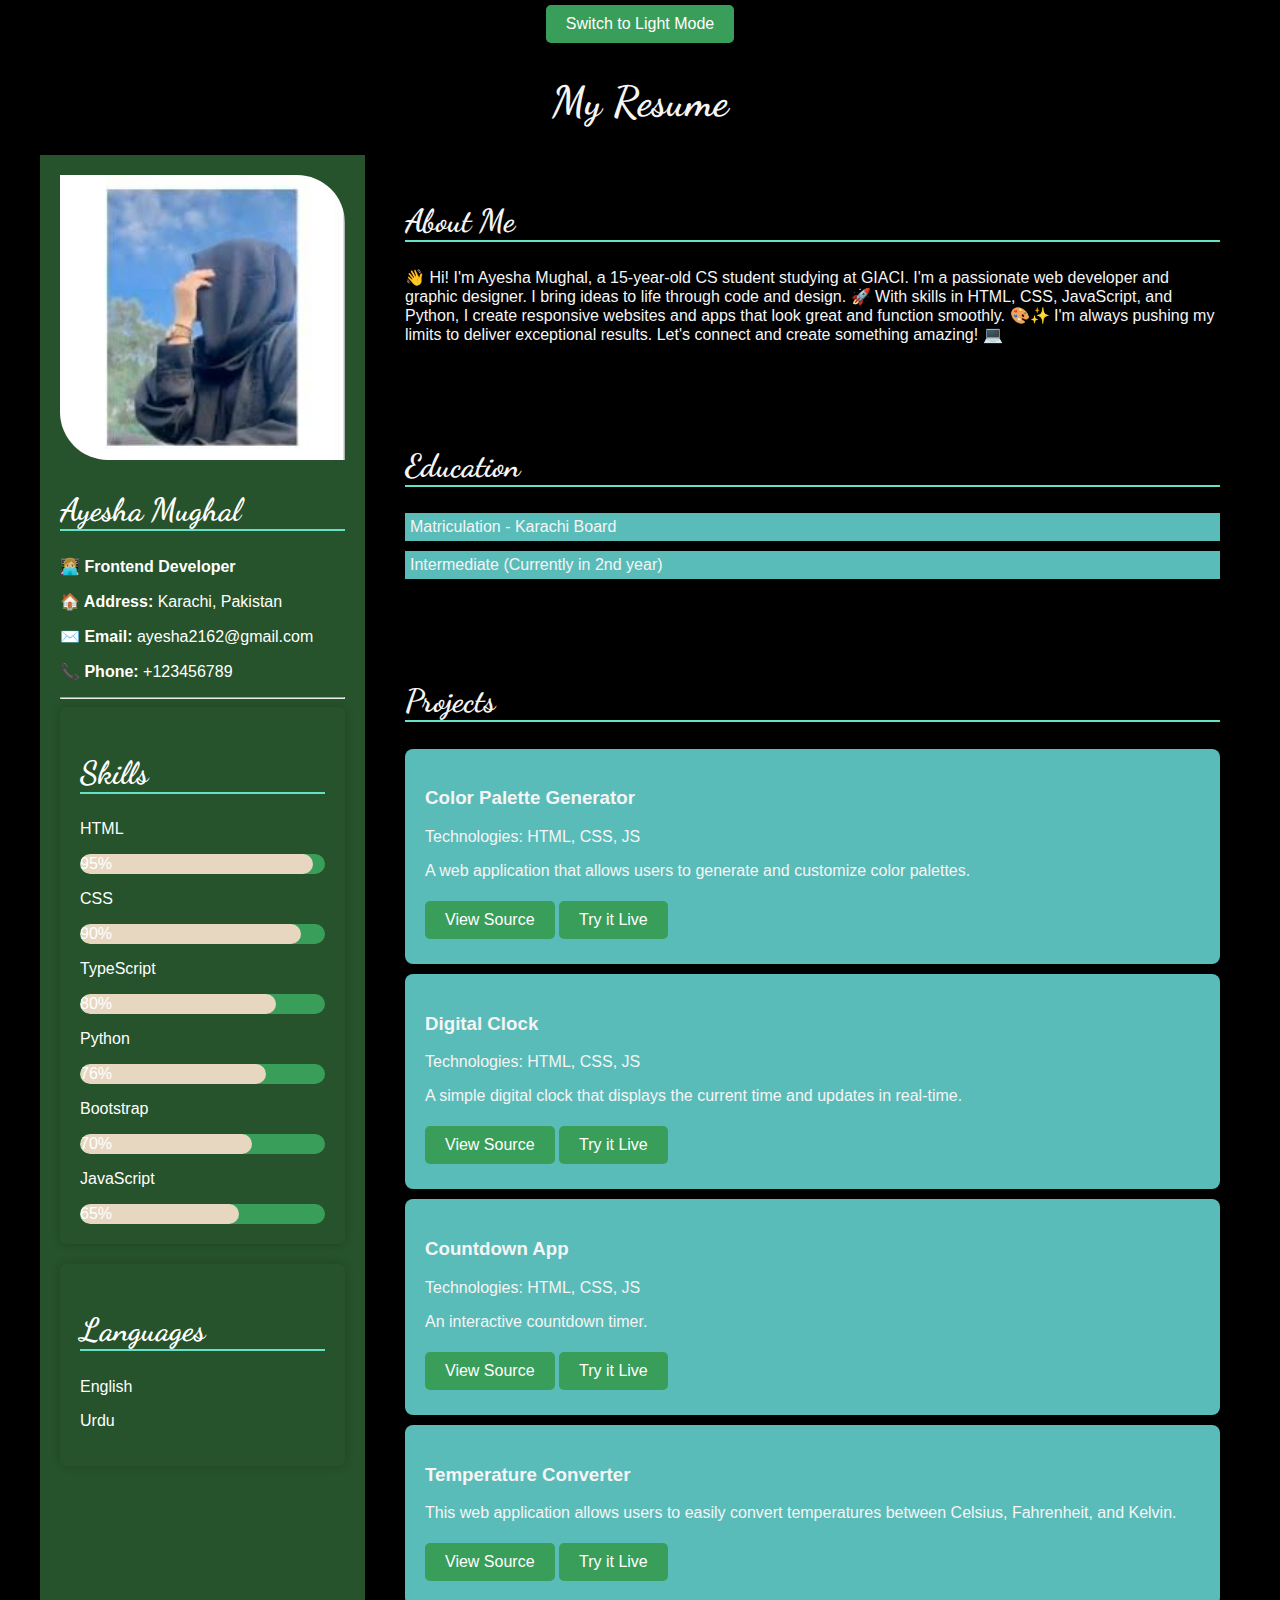
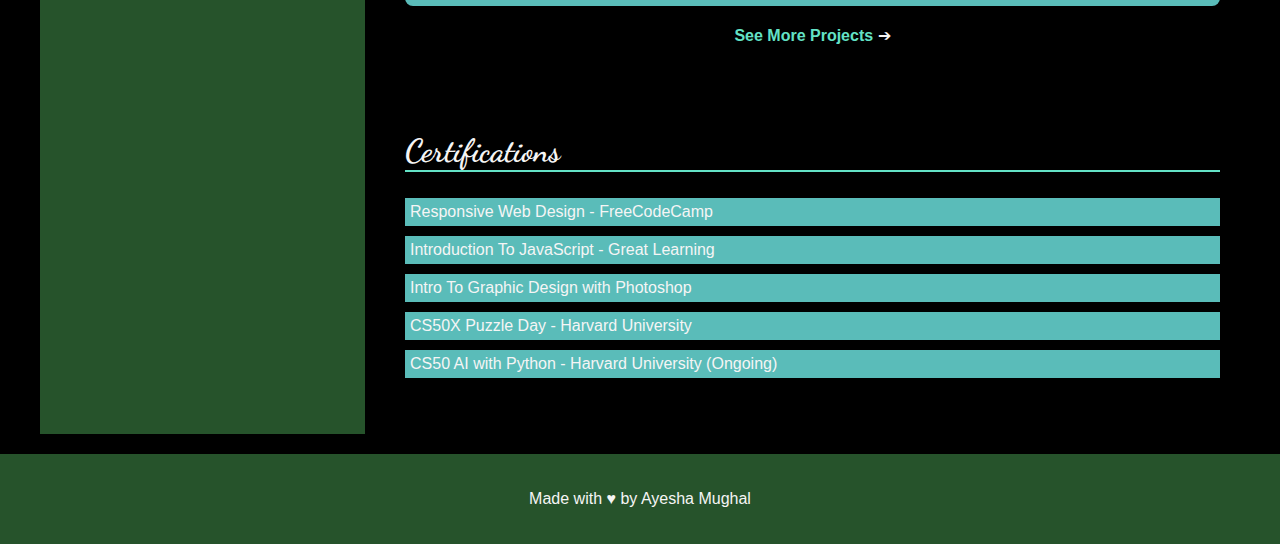
<file: Ayesha's resume/index.html>
<!DOCTYPE html>
<html lang="en">
<head>
  <meta charset="UTF-8">
  <meta name="viewport" content="width=device-width, initial-scale=1.0">
  <title>Resume - Ayesha Mughal</title>
  <link rel="stylesheet" href="styles.css">
</head>
<body>
  <div class="theme-toggle">
    <button id="theme-toggle-btn">Toggle Dark/Light Mode</button>
  </div>
<h1>My Resume</h1>
  <div class="container">
    <aside class="sidebar">
      <img src="dp.jpg" alt="Ayesha Mughal" class="profile-img">
      <h2>Ayesha Mughal</h2>
      <p><strong>👩🏼‍💻 Frontend Developer</strong></p>
      <p><strong>🏠 Address:</strong> Karachi, Pakistan</p>
      <p><strong>✉️ Email:</strong> ayesha2162@gmail.com</p>
      <p><strong>📞 Phone:</strong> +123456789</p>
      <hr>
      <section id="skills">
        <h2>Skills</h2>
        <div class="skill">
          <p class="skill-label">HTML</p>
          <div class="skill-container">
            <div class="skills html">95%</div>
          </div>
        </div>
        <div class="skill">
          <p class="skill-label">CSS</p>
          <div class="skill-container">
            <div class="skills css">90%</div>
          </div>
        </div>
        <div class="skill">
          <p class="skill-label">TypeScript</p>
          <div class="skill-container">
            <div class="skills ts">80%</div>
          </div>
        </div>
        <div class="skill">
          <p class="skill-label">Python</p>
          <div class="skill-container">
            <div class="skills python">76%</div>
          </div>
        </div>
        <div class="skill">
          <p class="skill-label">Bootstrap</p>
          <div class="skill-container">
            <div class="skills BS">70%</div>
          </div>
        </div>
        <div class="skill">
          <p class="skill-label">JavaScript</p>
          <div class="skill-container">
            <div class="skills js">65%</div>
          </div>
        </div>
        
      </section>
      
      <section id="languages">
        <h2>Languages</h2>
        <p class="language">English</p>
        <p class="language">Urdu</p>
      </section>
    </aside>
    
    <div class="main-content">
      <section class="fade-in">
        <h2>About Me</h2>
        <p>👋 Hi! I'm Ayesha Mughal, a 15-year-old CS student studying at GIACI. I'm a passionate web developer and graphic designer. I bring ideas to life through code and design. 🚀 With skills in HTML, CSS, JavaScript, and Python, I create responsive websites and apps that look great and function smoothly. 🎨✨ I'm always pushing my limits to deliver exceptional results. Let's connect and create something amazing! 💻</p>
      </section>
      
      <section class="fade-in">
        <h2>Education</h2>
        <ul>
            <li>Matriculation - Karachi Board</li>
            <li>Intermediate (Currently in 2nd year)</li>
        </ul>
      </section>
      
      <section class="fade-in">
        <h2>Projects</h2>
        <div class="timeline">
            <div class="timeline-item">
                <div class="project-content">
                    <h3>Color Palette Generator</h3>
                    <p>Technologies: HTML, CSS, JS</p>
                    <p>A web application that allows users to generate and customize color palettes.</p>
                    <a href="https://github.com/CodeVoyager007/Color-Palette-Generator" class="button" target="_blank">View Source</a>
                    <a href="https://codevoyager007.github.io/Color-Palette-Generator/" class="button" target="_blank">Try it Live</a>
                </div>
            </div>
            <div class="timeline-item">
                <div class="project-content">
                    <h3>Digital Clock</h3>
                    <p>Technologies: HTML, CSS, JS</p>
                    <p>A simple digital clock that displays the current time and updates in real-time.</p>
                    <a href="https://github.com/CodeVoyager007/Digital-Clock" class="button" target="_blank">View Source</a>
                    <a href="https://codevoyager007.github.io/Digital-Clock/" class="button" target="_blank">Try it Live</a>
                </div>
            </div>
            <div class="timeline-item">
                <div class="project-content">
                    <h3>Countdown App</h3>
                    <p>Technologies: HTML, CSS, JS</p>
                    <p>An interactive countdown timer.</p>
                    <a href="https://github.com/CodeVoyager007/Countdown-App" class="button" target="_blank">View Source</a>
                    <a href="https://countdown-app-coral.vercel.app/" class="button" target="_blank">Try it Live</a>
                </div>
            </div>
            <div class="timeline-item">
                <div class="project-content">
                    <h3>Temperature Converter</h3>
                    <p>This web application allows users to easily convert temperatures between Celsius, Fahrenheit, and Kelvin.</p>
                    <a href="https://github.com/CodeVoyager007/Temperature-Converter" class="button" target="_blank">View Source</a>
                    <a href="https://codevoyager007.github.io/Temperature-Converter/" class="button" target="_blank">Try it Live</a>
                </div>
            </div>
        </div>
        <div class="see-more-projects">
            <a href="https://github.com/CodeVoyager007" target="_blank">See More Projects</a> ➔
        </div>
    </section>
    
      
      <section class="fade-in">
        <h2>Certifications</h2>
        <ul>
          <li>Responsive Web Design - FreeCodeCamp</li>
          <li>Introduction To JavaScript - Great Learning</li>
          <li>Intro To Graphic Design with Photoshop</li>
          <li>CS50X Puzzle Day - Harvard University</li>
          <li>CS50 AI with Python - Harvard University (Ongoing)</li>
        </ul>
      </section>
      
    </div>
  </div>
  <footer>
    <p>Made with <span class="heart">♥</span> by Ayesha Mughal</p>
  </footer>
  <script src="index.js"></script>
</body>
</html>
</file>
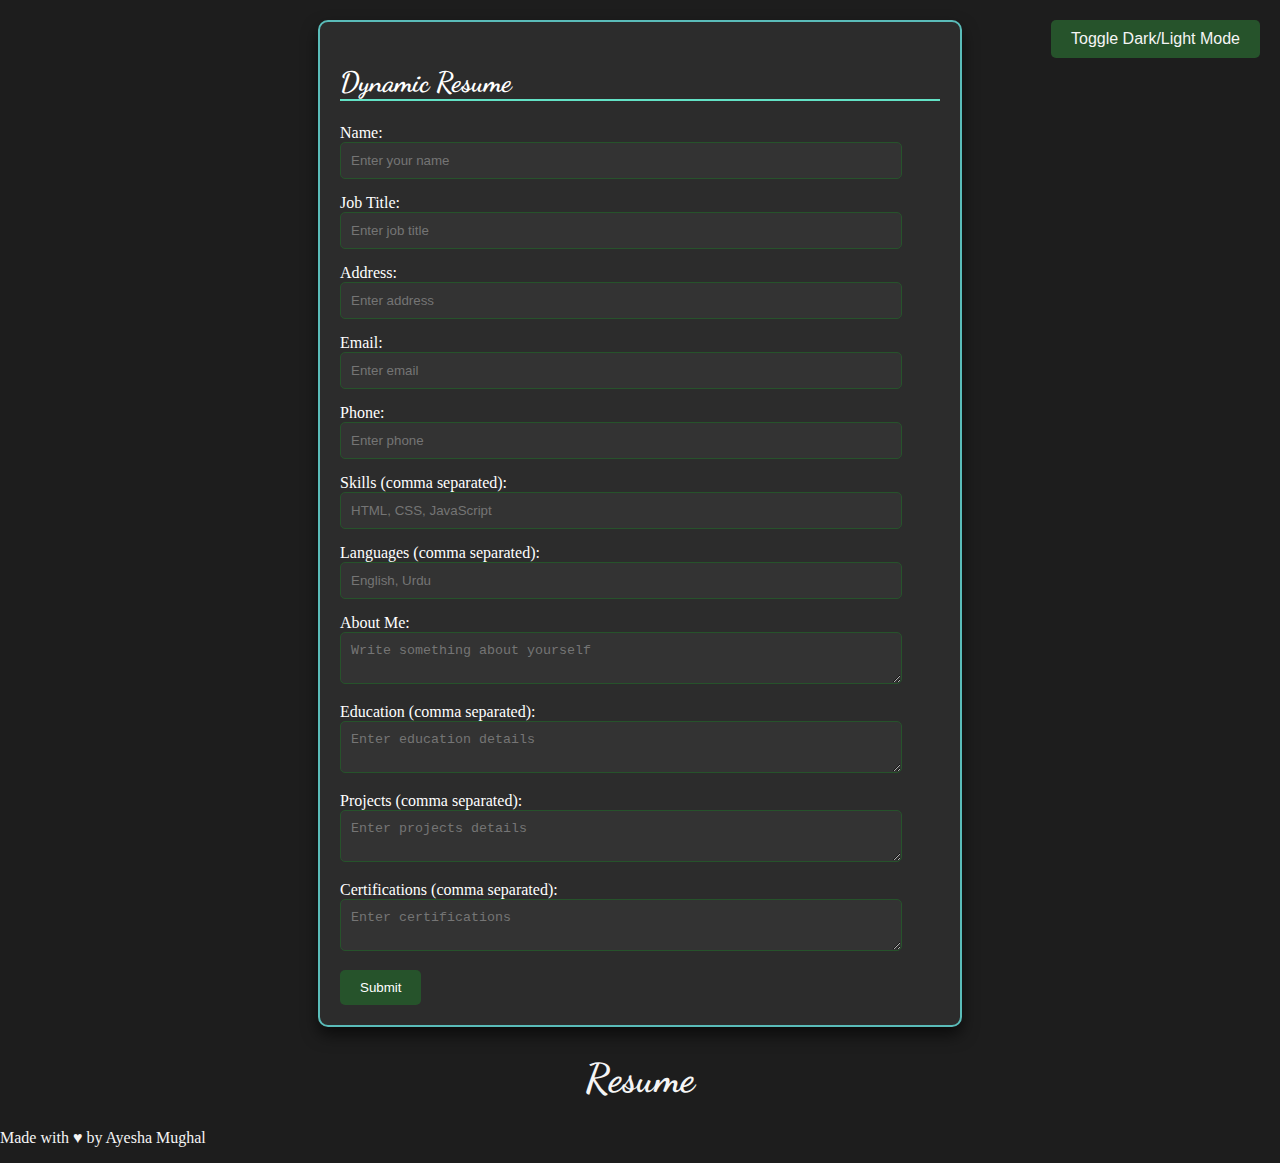
<file: Dynamic Resume/index.html>
<!DOCTYPE html>
<html lang="en">
<head>
    <meta charset="UTF-8">
    <meta name="viewport" content="width=device-width, initial-scale=1.0">
    <title>Resume - Ayesha Mughal</title>
    <link rel="stylesheet" href="styles.css">
</head>
<body>
    <!-- Theme Toggle Button -->
    <div class="theme-toggle">
        <button id="theme-toggle-btn">Toggle Dark/Light Mode</button>
    </div>

    <!-- Resume Container -->
    <div class="resume-container">
        <!-- Form for editing the resume -->
        <div class="resume-editor">
            <h2>Dynamic Resume</h2>
            <form id="resumeForm">
                <!-- Personal Information -->
                <label for="nameInput">Name:</label>
                <input type="text" id="nameInput" placeholder="Enter your name"><br/>

                <label for="jobTitleInput">Job Title:</label>
                <input type="text" id="jobTitleInput" placeholder="Enter job title"><br/>

                <label for="addressInput">Address:</label>
                <input type="text" id="addressInput" placeholder="Enter address"><br/>

                <label for="emailInput">Email:</label>
                <input type="text" id="emailInput" placeholder="Enter email"><br/>

                <label for="phoneInput">Phone:</label>
                <input type="text" id="phoneInput" placeholder="Enter phone"><br/>

                <!-- Skills Section -->
                <label for="skillsInput">Skills (comma separated):</label>
                <input type="text" id="skillsInput" placeholder="HTML, CSS, JavaScript"><br/>

                <!-- Languages Section -->
                <label for="languagesInput">Languages (comma separated):</label>
                <input type="text" id="languagesInput" placeholder="English, Urdu"><br/>

                <!-- About Me Section -->
                <label for="aboutMeInput">About Me:</label>
                <textarea id="aboutMeInput" placeholder="Write something about yourself"></textarea><br/>

                <!-- Education Section -->
                <label for="educationInput">Education (comma separated):</label>
                <textarea id="educationInput" placeholder="Enter education details"></textarea><br/>

                <!-- Projects Section -->
                <label for="projectsInput">Projects (comma separated):</label>
                <textarea id="projectsInput" placeholder="Enter projects details"></textarea><br/>

                <!-- Certifications Section -->
                <label for="certificationsInput">Certifications (comma separated):</label>
                <textarea id="certificationsInput" placeholder="Enter certifications"></textarea><br/>

                <!-- Submit Button -->
                <button type="button" onclick="showResume()">Submit</button>
            </form>
        </div>

        <!-- Resume Section (Hidden until submit) -->
         <h1>Resume</h1>
        <div id="resume-section">
            <aside class="sidebar">
                <!-- Profile Image Upload -->
                <div>
                    <input type="file" id="profile-img-input" accept="image/*" />
                    <img id="profile-img" class="profile-img" src="dp.jpg" alt="Profile Image" />
                </div>

                <div id="name-display">Ayesha Mughal</div>
                <div id="job-title-display">👨🏻‍💻Front-end developer</div>
                <p><strong>🏠 Address:</strong> <span id="resume-address">Karachi, Pakistan</span></p>
                <p><strong>✉️ Email:</strong> <span id="resume-email">ayesha2162@gmail.com</span></p>
                <p><strong>📞 Phone:</strong> <span id="resume-phone">+123456789</span></p>

                <hr>
                <!-- Skills Section -->
                <section id="skills">
                    <h2>Skills</h2>
                </section>

                <!-- Languages Section -->
                <section id="languages">
                    <h2>Languages</h2>
                </section>
            </aside>

            <div class="main-content">
                <!-- About Me Section -->
                <section>
                    <h2>About Me</h2>
                    <p id="about-me">👋 Hi! I'm Ayesha Mughal, a 15-year-old CS student...</p>
                </section>

                <!-- Education Section -->
                <section>
                    <h2>Education</h2>
                    <ul id="education">
                        <li>Matriculation - Karachi Board</li>
                        <li>Intermediate (Currently in 2nd year)</li>
                    </ul>
                </section>

                <!-- Projects Section -->
                <section>
                    <h2>Projects</h2>
                    <div class="timeline">
                        <!-- Projects will be dynamically updated here -->
                    </div>
                </section>

                <!-- Certifications Section -->
                <section>
                    <h2>Certifications</h2>
                    <ul id="certifications">
                        <!-- Certifications will be dynamically updated here -->
                    </ul>
                </section>
            </div>
        </div>
    </div>

    <footer>
        <p>Made with <span class="heart">♥</span> by Ayesha Mughal</p>
    </footer>

    <!-- TypeScript file link (after compilation, use the JS version) -->
    <script src="index.js"></script>
</body>
</html>
</file>
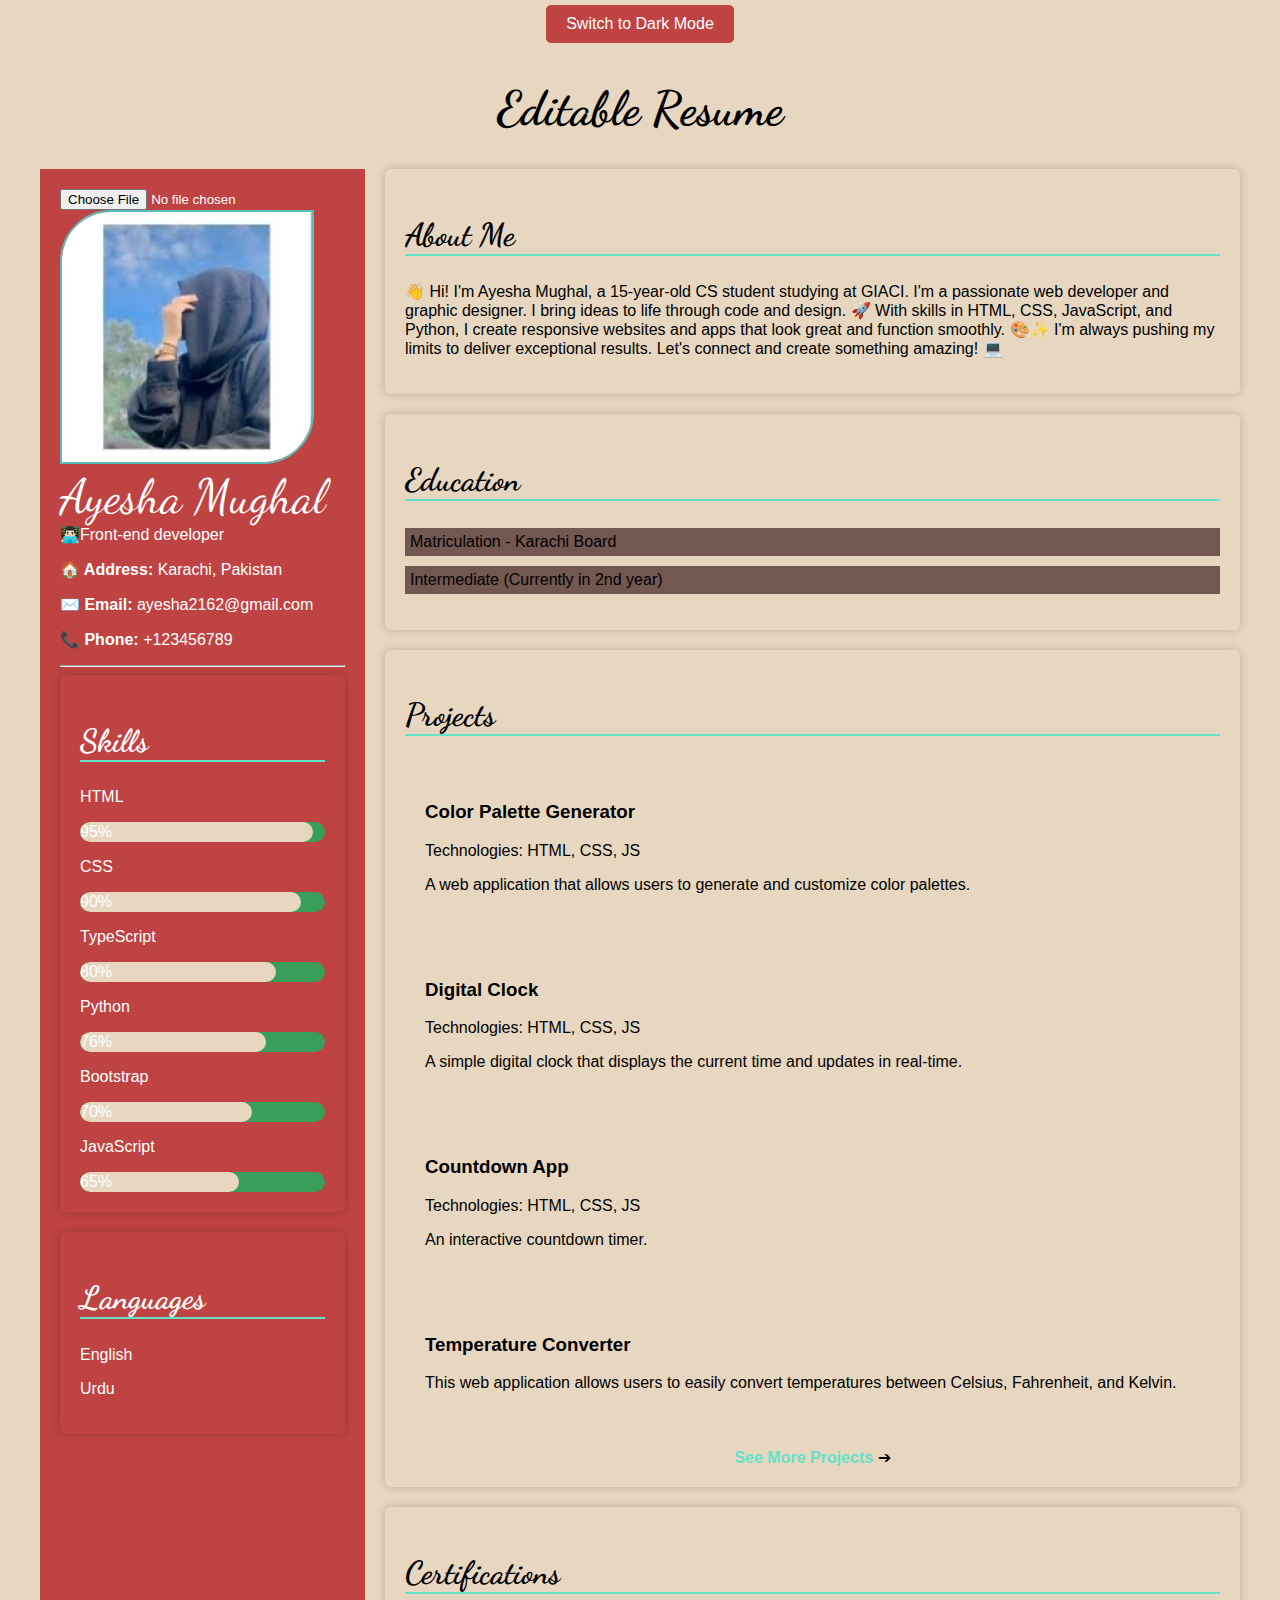
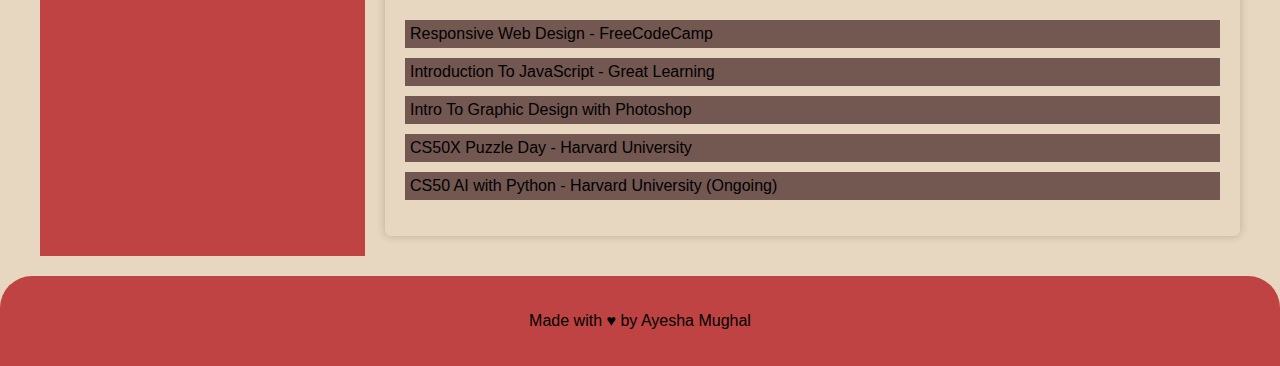
<file: Editable Resume/index.html>
<!DOCTYPE html>
<html lang="en">
<head>
    <meta charset="UTF-8">
    <meta name="viewport" content="width=device-width, initial-scale=1.0">
    <title>Resume - Ayesha Mughal</title>
    <link rel="stylesheet" href="styles.css">
</head>
<body>
    <div class="theme-toggle">
        <button id="theme-toggle-btn">Toggle Dark/Light Mode</button>
    </div>
    <h1>Editable Resume</h1>
    <div class="container">
        <aside class="sidebar">
            <div>
                <input type="file" id="profile-img-input" accept="image/*" />
                <img id="profile-img" class="profile-img" src="dp.jpg" alt="Profile Image" />
              </div>
            <div class="section-display" contenteditable="true" id="name-display">Ayesha Mughal</div>
            <div class="section-display" contenteditable="true" id="job-title-display">👨🏻‍💻Front-end developer</div>
            <p><strong>🏠 Address:</strong> <span id="resume-address" contenteditable="true">Karachi, Pakistan</span></p>
            <p><strong>✉️ Email:</strong> <span id="resume-email" contenteditable="true">ayesha2162@gmail.com</span></p>
            <p><strong>📞 Phone:</strong> <span id="resume-phone" contenteditable="true">+123456789</span></p>
            <hr>
            <section id="skills">
                <h2>Skills</h2>
                <div class="skill" contenteditable="true">
                    <p class="skill-label">HTML</p>
                    <div class="skill-container">
                        <div class="skills html" style="width: 95%;">95%</div>
                    </div>
                </div>
                <div class="skill" contenteditable="true">
                    <p class="skill-label">CSS</p>
                    <div class="skill-container">
                        <div class="skills css" style="width: 90%;">90%</div>
                    </div>
                </div>
                <div class="skill" contenteditable="true">
                    <p class="skill-label">TypeScript</p>
                    <div class="skill-container">
                        <div class="skills ts" style="width: 80%;">80%</div>
                    </div>
                </div>
                <div class="skill" contenteditable="true">
                    <p class="skill-label">Python</p>
                    <div class="skill-container">
                        <div class="skills python" style="width: 76%;">76%</div>
                    </div>
                </div>
                <div class="skill" contenteditable="true">
                    <p class="skill-label">Bootstrap</p>
                    <div class="skill-container">
                        <div class="skills BS" style="width: 70%;">70%</div>
                    </div>
                </div>
                <div class="skill" contenteditable="true">
                    <p class="skill-label">JavaScript</p>
                    <div class="skill-container">
                        <div class="skills js" style="width: 65%;">65%</div>
                    </div>
                </div>
            </section>

            <section id="languages">
                <h2>Languages</h2>
                <p class="language" contenteditable="true">English</p>
                <p class="language" contenteditable="true">Urdu</p>
            </section>
        </aside>

        <div class="main-content">
            <section class="fade-in">
                <h2>About Me</h2>
                <p id="about-me" contenteditable="true">👋 Hi! I'm Ayesha Mughal, a 15-year-old CS student studying at GIACI. I'm a passionate web developer and graphic designer. I bring ideas to life through code and design. 🚀 With skills in HTML, CSS, JavaScript, and Python, I create responsive websites and apps that look great and function smoothly. 🎨✨ I'm always pushing my limits to deliver exceptional results. Let's connect and create something amazing! 💻</p>
            </section>

            <section class="fade-in">
                <h2>Education</h2>
                <ul id="education" contenteditable="true">
                    <li>Matriculation - Karachi Board</li>
                    <li>Intermediate (Currently in 2nd year)</li>
                </ul>
            </section>

            <section class="fade-in">
                <h2>Projects</h2>
                <div class="timeline">
                    <div class="timeline-item" contenteditable="true">
                        <div class="project-content">
                            <h3>Color Palette Generator</h3>
                            <p>Technologies: HTML, CSS, JS</p>
                            <p>A web application that allows users to generate and customize color palettes.</p>
                        </div>
                    </div>
                    <div class="timeline-item" contenteditable="true">
                        <div class="project-content">
                            <h3>Digital Clock</h3>
                            <p>Technologies: HTML, CSS, JS</p>
                            <p>A simple digital clock that displays the current time and updates in real-time.</p>
                        </div>
                    </div>
                    <div class="timeline-item" contenteditable="true">
                        <div class="project-content">
                            <h3>Countdown App</h3>
                            <p>Technologies: HTML, CSS, JS</p>
                            <p>An interactive countdown timer.</p>
                        </div>
                    </div>
                    <div class="timeline-item" contenteditable="true">
                        <div class="project-content">
                            <h3>Temperature Converter</h3>
                            <p>This web application allows users to easily convert temperatures between Celsius, Fahrenheit, and Kelvin.</p>
                        </div>
                    </div>
                </div>
                <div class="see-more-projects">
                    <a href="https://github.com/CodeVoyager007" target="_blank">See More Projects</a> ➔
                </div>
            </section>

            <section class="fade-in">
                <h2>Certifications</h2>
                <ul id="certifications" contenteditable="true">
                    <li>Responsive Web Design - FreeCodeCamp</li>
                    <li>Introduction To JavaScript - Great Learning</li>
                    <li>Intro To Graphic Design with Photoshop</li>
                    <li>CS50X Puzzle Day - Harvard University</li>
                    <li>CS50 AI with Python - Harvard University (Ongoing)</li>
                </ul>
            </section>
        </div>
    </div>
    <footer>
        <p>Made with <span class="heart">♥</span> by Ayesha Mughal</p>
    </footer>
    <script src="index.js"></script>
</body>
</html>
</file>
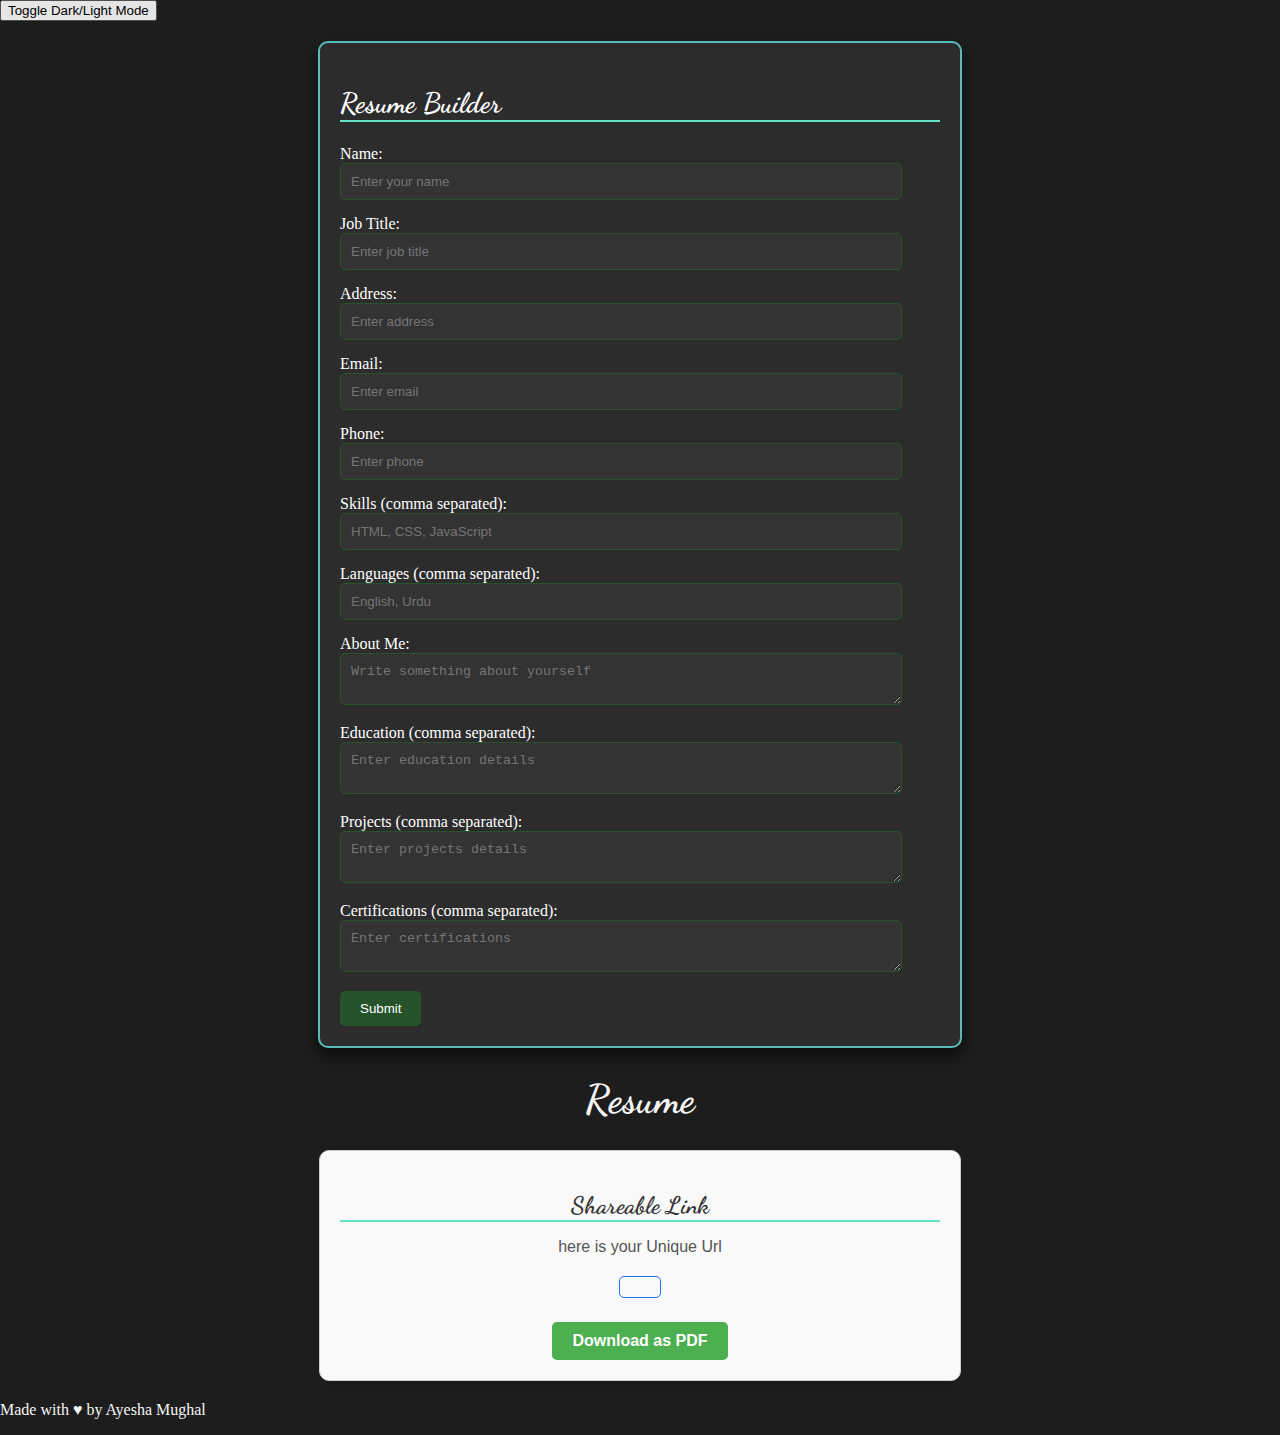
<file: Shareable Resume/index.html>
<!DOCTYPE html>
<html lang="en">
<head>
    <meta charset="UTF-8">
    <meta name="viewport" content="width=device-width, initial-scale=1.0">
    <title>Resume - Ayesha Mughal</title>
    <link rel="stylesheet" href="styles.css">
</head>
<body>
    <!-- Theme Toggle Button -->
    <div class="theme-toggle">
        <button id="theme-toggle-btn">Toggle Dark/Light Mode</button>
    </div>

    <!-- Resume Container -->
    <div class="resume-container">
        <!-- Form for editing the resume -->
        <div class="resume-editor">
            <h2>Resume Builder</h2>
            <form id="resumeForm">
                <!-- Personal Information -->
                <label for="nameInput">Name:</label>
                <input type="text" id="nameInput" placeholder="Enter your name" required><br/>
                              
                <label for="jobTitleInput">Job Title:</label>
                <input type="text" id="jobTitleInput" placeholder="Enter job title" required><br/>

                <label for="addressInput">Address:</label>
                <input type="text" id="addressInput" placeholder="Enter address" required><br/>

                <label for="emailInput">Email:</label>
                <input type="text" id="emailInput" placeholder="Enter email" required><br/>

                <label for="phoneInput">Phone:</label>
                <input type="text" id="phoneInput" placeholder="Enter phone" required><br/>

                <!-- Skills Section -->
                <label for="skillsInput">Skills (comma separated):</label>
                <input type="text" id="skillsInput" placeholder="HTML, CSS, JavaScript"><br/>

                <!-- Languages Section -->
                <label for="languagesInput">Languages (comma separated):</label>
                <input type="text" id="languagesInput" placeholder="English, Urdu"><br/>

                <!-- About Me Section -->
                <label for="aboutMeInput">About Me:</label>
                <textarea id="aboutMeInput" placeholder="Write something about yourself" required></textarea><br/>

                <!-- Education Section -->
                <label for="educationInput">Education (comma separated):</label>
                <textarea id="educationInput" placeholder="Enter education details" required></textarea><br/>

                <!-- Projects Section -->
                <label for="projectsInput">Projects (comma separated):</label>
                <textarea id="projectsInput" placeholder="Enter projects details"required></textarea><br/>

                <!-- Certifications Section -->
                <label for="certificationsInput">Certifications (comma separated):</label>
                <textarea id="certificationsInput" placeholder="Enter certifications" required></textarea><br/>

                <!-- Submit Button -->
                <button type="button" onclick="showResume()">Submit</button>
            </form>
        </div>

        <!-- Resume Section (Hidden until submit) -->
         <h1>Resume</h1>
        <div id="resume-section">
            <aside class="sidebar">
                <!-- Profile Image Upload -->
                <div>
                    <input type="file" id="profile-img-input" accept="image/*" />
                    <img id="profile-img" class="profile-img" src="dp.jpg" alt="Profile Image" />
                </div>

                <div id="name-display">Ayesha Mughal</div>
                <div id="job-title-display">👨🏻‍💻Front-end developer</div>
                <p><strong>🏠 Address:</strong> <span id="resume-address">Karachi, Pakistan</span></p>
                <p><strong>✉️ Email:</strong> <span id="resume-email">ayesha2162@gmail.com</span></p>
                <p><strong>📞 Phone:</strong> <span id="resume-phone">+123456789</span></p>

                <hr>
                <!-- Skills Section -->
                <section id="skills">
                    <h2>Skills</h2>
                </section>

                <!-- Languages Section -->
                <section id="languages">
                    <h2>Languages</h2>
                </section>
            </aside>

            <div class="main-content">
                <!-- About Me Section -->
                <section>
                    <h2>About Me</h2>
                    <p id="about-me">👋 Hi! I'm Ayesha Mughal, a 15-year-old CS student...</p>
                </section>

                <!-- Education Section -->
                <section>
                    <h2>Education</h2>
                    <ul id="education">
                        <li>Matriculation - Karachi Board</li>
                        <li>Intermediate (Currently in 2nd year)</li>
                    </ul>
                </section>

                <!-- Projects Section -->
                <section>
                    <h2>Projects</h2>
                    <div class="timeline">
                        <!-- Projects will be dynamically updated here -->
                    </div>
                </section>

                <!-- Certifications Section -->
                <section>
                    <h2>Certifications</h2>
                    <ul id="certifications">
                        <!-- Certifications will be dynamically updated here -->
                    </ul>
                </section>
            </div>
        </div>
    </div>
<div id="shareable-link-container" >
    <h2>Shareable Link</h2>
    <p>here is your Unique Url</p>
    <a href="#" id="shareable-link" target="_blank"></a>
    <br>
    <button id="download-pdf"><b>Download as PDF</b></button>
</div>
    <footer>
        <p>Made with <span class="heart">♥</span> by Ayesha Mughal</p>
    </footer>

    <!-- TypeScript file link (after compilation, use the JS version) -->
    <script src="index.js"></script>
</body>
</html>
</file>
<file: Ayesha's resume/styles.css>
@import url('https://fonts.googleapis.com/css2?family=Dancing+Script:wght@700&display=swap');

/* CSS Variables */
:root {
  --bg-dark: #000;
  --bg-light: #E7D7C1;
  --text-dark: #000;
  --text-light: #f5f5f5;
  --primary-color: #26532B;
  --secondary-color: #BF4342;
  --hover-bg: #2C6D28;
  --hover-bg-light: #6EF9F5;
  --accent-color: #5ABCB9;
  --skill-bg: #399E5A;
  --shadow-color: rgba(0, 0, 0, 0.2);
}

/* General Styling */
body {
  font-family: Arial, sans-serif;
  margin: 0;
  padding: 0;
  background-color: var(--bg-dark);
  color: var(--text-light);
  transition: background-color 0.3s, color 0.3s;
}

body.light-mode {
  background-color: var(--bg-light);
  color: var(--text-dark);
}

.container {
  display: flex;
  max-width: 75rem;
  margin: 1.25rem auto;
  gap: 1.25rem;
}

.sidebar {
  background-color: var(--primary-color);
  color: white;
  padding: 1.25rem;
  width: 25%;
  transition: background-color 0.3s;
}

body.light-mode .sidebar {
  background-color: var(--secondary-color);
}

.sidebar:hover {
  background-color: var(--hover-bg);
}

.profile-img {
  width: 100%;
  border-top-right-radius: 3rem;
  border-bottom-left-radius: 3rem;
  transition: transform 0.3s;
}

.profile-img:hover {
  transform: scale(1.1);
}

.main-content {
  width: 75%;
}

section {
  margin-bottom: 1.25rem;
  padding: 1.25rem;
  background-color: var(--bg-dark);
  border-radius: 6px;
  box-shadow: 0 0 10px var(--shadow-color);
  transition: transform 0.3s, box-shadow 0.3s, background-color 0.3s;
}

body.light-mode section {
  background-color: var(--bg-light);
}

section:hover {
  transform: translateY(-5px);
  box-shadow: 0 4px 8px var(--shadow-color);
  background-color: var(--hover-bg-light);
}

h1 {
  font-size: 2.625rem;
  font-family: 'Dancing Script', cursive;
  text-align: center;
}

h2 {
  font-size: 2rem;
  font-family: 'Dancing Script', cursive;
  border-bottom: 2px solid #63E2C6;
}

ul {
  list-style-type: none;
  padding: 0;
}

li {
  background-color: var(--accent-color);
  padding: 0.3125rem;
  margin-bottom: 0.625rem;
}

body.light-mode li {
  background-color: #735751;
}

li:hover {
  background-color: var(--hover-bg-light);
}

#skills, #languages {
  background-color: var(--primary-color);
}

body.light-mode #skills,
body.light-mode #languages {
  background-color: var(--secondary-color);
}

.skill-container {
  width: 100%;
  background-color: var(--skill-bg);
  border-radius: 3rem;
  height: 20px;
  overflow: hidden;
}

.skills {
  height: 100%;
  line-height: 1.25rem;
  color: white;
  border-radius: 3rem;
}

.html { width: 95%; background-color: var(--bg-light); }
.css { width: 90%; background-color: var(--bg-light); }
.js { width: 65%; background-color: var(--bg-light); }
.ts { width: 80%; background-color: var(--bg-light); }
.python { width: 76%; background-color: var(--bg-light); }
.BS { width: 70%; background-color: var(--bg-light); }

button, a.button {
  display: inline-block;
  background-color: var(--skill-bg);
  color: white;
  padding: 0.625rem 1.25rem;
  border: none;
  border-radius: 5px;
  text-decoration: none;
  margin: 5px 0;
  transition: background-color 0.3s, transform 0.3s;
}

body.light-mode button, body.light-mode a.button {
  background-color: var(--secondary-color);
}

button:hover, a.button:hover {
  background-color: var(--hover-bg-light);
  transform: scale(1.05);
}

footer {
  text-align: center;
  padding: 20px;
  background-color: var(--primary-color);
}

body.light-mode footer {
  background-color: var(--secondary-color);
}

.timeline-item {
  background-color: var(--accent-color);
  border-radius: 8px;
  padding: 20px;
  margin: 10px 0;
  transition: transform 0.3s, box-shadow 0.3s;
}

body.light-mode .timeline-item {
  background-color: var(--bg-light);
}

.timeline-item:hover {
  transform: scale(1.05);
  box-shadow: 0 4px 10px var(--shadow-color);
}

.see-more-projects {
  text-align: center;
  margin-top: 20px;
}

.see-more-projects a {
  font-weight: bold;
  color: #63E2C6;
  text-decoration: none;
}

.theme-toggle {
  text-align: center;
  margin-bottom: 20px;
}

#theme-toggle-btn {
  font-size: 16px;
  padding: 10px 20px;
  border: none;
  border-radius: 5px;
  cursor: pointer;
  transition: background-color 0.3s;
}

#theme-toggle-btn:hover {
  background-color: var(--hover-bg-light);
}

/* Responsive Design */
@media (max-width: 768px) {
  .container {
    flex-direction: column;
    padding: 0 10px;
  }
  
  .sidebar, .main-content {
    width: 100%;
  }

  h1 {
    font-size: 32px;
  }

  h2 {
    font-size: 24px;
  }
}
</file>
<file: Dynamic Resume/styles.css>
@import url('https://fonts.googleapis.com/css2?family=Dancing+Script:wght@700&display=swap');

/* CSS Variables */
:root {
  --bg-dark: #1d1d1d; /* Darker background for better contrast */
  --bg-light: #E7D7C1;
  --text-dark: #000;
  --text-light: #f5f5f5;
  --primary-color: #26532B;
  --secondary-color: #BF4342;
  --hover-bg: #2C6D28;
  --hover-bg-light: #6EF9F5;
  --accent-color: #5ABCB9;
  --skill-bg: #399E5A;
  --shadow-color: rgba(0, 0, 0, 0.2);
  --card-bg-dark: #2c2c2c; /* Adjusted for better contrast */
  --card-bg-light: #fafafa;
  --input-bg-dark: #333;
  --input-bg-light: #fff;
  --input-text-dark: #fff;
  --input-text-light: #000;
}

/* General Styling */
body {
  font-family: 'Times New Roman', Times, serif;
  margin: 0;
  padding: 0;
  background-color: var(--bg-dark);
  color: var(--text-light);
  transition: background-color 0.3s, color 0.3s;
}

body.light-mode {
  background-color: var(--bg-light);
  color: var(--text-dark);
}

/* Theme Toggle Button Styling */
.theme-toggle {
  position: fixed; /* Keeps the button in a fixed position */
  top: 20px; /* Distance from the top */
  right: 20px; /* Distance from the right */
  z-index: 1000; /* Ensures it's above other content */
}

#theme-toggle-btn {
  background-color: var(--primary-color);
  color: var(--text-light);
  border: none;
  padding: 10px 20px;
  border-radius: 5px;
  cursor: pointer;
  font-size: 1rem;
  transition: background-color 0.3s, color 0.3s;
}

#theme-toggle-btn:hover {
  background-color: var(--hover-bg);
}

/* Container Styling */
.container {
  display: flex;
  max-width: 80rem; /* Increased max-width for better visibility */
  margin: 1.25rem auto;
  gap: 1.25rem;
}

/* Hide sidebar and main content initially */
.sidebar, .main-content {
  display: none;
}

/* When form is submitted, show both sidebar and main content */
.show-resume .sidebar,
.show-resume .main-content {
  display: block;
}

/* Sidebar Styling */
.sidebar {
  background-color: var(--primary-color);
  color: white;
  padding: 1.25rem;
  width: 20%; /* Decreased width for better responsiveness */
  transition: background-color 0.3s;
  margin-left: 1rem; /* Reduced margin for better alignment */
  border-radius: 1rem;
}

body.light-mode .sidebar {
  background-color: var(--secondary-color);
}

/* Main Content Styling */
.main-content {
  width: 75%; /* Adjusted width for the main content */
}

/* General Section Styling */
section {
  padding: 20px;
  margin-bottom: 20px;
  background-color: var(--card-bg-dark);
  border-radius: 10px;
  transition: transform 0.3s, background-color 0.3s, border-radius 0.3s, box-shadow 0.3s;
}

body.light-mode section {
  background-color: var(--card-bg-light);
  color: var(--text-dark); /* Ensure text is dark for light mode */
}

/* Hover Effect for Sections */
section:hover {
  transform: scale(1.02); /* Slight zoom on hover */
  background-color: var(--hover-bg-light); /* Change background color */
  border-radius: 15px; /* Add rounded corners */
  box-shadow: 0 8px 16px rgba(0, 0, 0, 0.3); /* Add a shadow */
}

/* Heading Styling */
h1, h2 {
  font-family: 'Dancing Script', cursive;
}

h1 {
  font-size: 2.5rem; /* Adjusted font size */
  text-align: center;
}

h2 {
  font-size: 1.75rem; /* Adjusted font size */
  border-bottom: 2px solid #63E2C6;
}

/* Card-like Form Styling */
.resume-editor {
  background-color: var(--card-bg-dark);
  color: var(--input-text-dark);
  padding: 20px;
  border-radius: 10px;
  box-shadow: 0 8px 16px rgba(0, 0, 0, 0.6);
  border: 2px solid var(--accent-color);
  max-width: 600px;
  margin: 20px auto;
  transition: background-color 0.3s, color 0.3s;
}

body.light-mode .resume-editor {
  background-color: var(--card-bg-light);
  color: var(--input-text-light);
  border-color: var(--hover-bg-light);
}

/* Form Inputs */
.resume-editor input,
.resume-editor textarea {
  width: 90%; /* Ensure input fields are smaller than the card */
  padding: 10px;
  margin-bottom: 15px;
  border: 1px solid var(--primary-color);
  border-radius: 5px;
  background-color: var(--input-bg-dark);
  color: var(--input-text-dark);
  transition: background-color 0.3s, color 0.3s, border-color 0.3s;
}

body.light-mode .resume-editor input,
body.light-mode .resume-editor textarea {
  background-color: var(--input-bg-light);
  color: var(--input-text-light);
  border-color: var(--hover-bg-light);
}

.resume-editor button {
  background-color: var(--primary-color);
  color: white;
  padding: 10px 20px;
  border: none;
  border-radius: 5px;
  cursor: pointer;
  transition: background-color 0.3s;
}

.resume-editor button:hover {
  background-color: var(--hover-bg);
}

/* Hide the resume section initially */
#resume-section {
  display: none;
}

/* Show the resume section after form submission */
.show-resume #resume-section {
  display: flex;
  justify-content: space-between; /* To put sidebar and main content side by side */
}

/* Profile Image Styling */
.profile-img {
  width: 150px; /* Adjusted width for better fit */
  height: 150px; /* Adjusted height for better fit */
  border-top-left-radius: 20%;
  border-bottom-right-radius: 20%;
  transition: transform 0.3s, border 0.3s;
  border: 2px solid #5ABCB9;
  object-fit: cover;
}

.profile-img:hover {
  transform: scale(1.1);
}

/* Responsive Design */
@media (max-width: 768px) {
  .container {
    flex-direction: column;
    padding: 0 10px;
  }

  .sidebar, .main-content {
    width: 100%; /* Ensure full width on small screens */
    margin: 0; /* Reset margin */
  }

  #resume-section {
    flex-direction: column; /* Stack sidebar and main content vertically */
  }

  section {
    width: calc(100% - 20px); /* Adjust width to fit within container */
    margin: 10px auto; /* Center and adjust spacing */
  }

  h1 {
    font-size: 1.5rem; /* Adjust font size */
  }

  h2 {
    font-size: 1.25rem; /* Adjust font size */
  }
}

@media (max-width: 480px) {
  .theme-toggle {
    top: 10px; /* Adjust position for very small screens */
    right: 10px;
  }
}
</file>
<file: Editable Resume/styles.css>
@import url('https://fonts.googleapis.com/css2?family=Dancing+Script:wght@700&display=swap');

/* CSS Variables */
:root {
  --bg-dark: #000;
  --bg-light: #E7D7C1;
  --text-dark: #000;
  --text-light: #f5f5f5;
  --primary-color: #26532B;
  --secondary-color: #BF4342;
  --hover-bg: #2C6D28;
  --hover-bg-light: #6EF9F5;
  --accent-color: #5ABCB9;
  --skill-bg: #399E5A;
  --shadow-color: rgba(0, 0, 0, 0.2);
}

/* General Styling */
body {
  font-family: Arial, sans-serif;
  margin: 0;
  padding: 0;
  background-color: var(--bg-dark);
  color: var(--text-light);
  transition: background-color 0.3s, color 0.3s;
}

body.light-mode {
  background-color: var(--bg-light);
  color: var(--text-dark);
}

.container {
  display: flex;
  max-width: 75rem;
  margin: 1.25rem auto;
  gap: 1.25rem;
}

.sidebar {
  background-color: var(--primary-color);
  color: white;
  padding: 1.25rem;
  width: 25%;
  transition: background-color 0.3s;
}

body.light-mode .sidebar {
  background-color: var(--secondary-color);
}

.sidebar:hover {
  background-color: var(--hover-bg);
}

.profile-img {
    width: 250px; 
    height: 250px; 
    border-top-left-radius: 20%;
    border-bottom-right-radius: 20%; 
    transition: transform 0.3s, border 0.3s; 
    border: 2px solid #5ABCB9; 
    object-fit: cover; 
  }
  
  .profile-img:hover {
    transform: scale(1.1); 
  }
  

.main-content {
  width: 75%;
}

section {
  margin-bottom: 1.25rem;
  padding: 1.25rem;
  background-color: var(--bg-dark);
  border-radius: 6px;
  box-shadow: 0 0 10px var(--shadow-color);
  transition: transform 0.3s, box-shadow 0.3s, background-color 0.3s;
}

body.light-mode section {
  background-color: var(--bg-light);
}

section:hover {
  transform: translateY(-5px);
  box-shadow: 0 4px 8px var(--shadow-color);
  background-color: var(--hover-bg-light);
}

h1 {
  font-size: 3rem; /* Increased font size for name */
  font-family: 'Dancing Script', cursive;
  text-align: center;
}

h2 {
  font-size: 2rem;
  font-family: 'Dancing Script', cursive;
  border-bottom: 2px solid #63E2C6;
}

ul {
  list-style-type: none;
  padding: 0;
}

li {
  background-color: var(--accent-color);
  padding: 0.3125rem;
  margin-bottom: 0.625rem;
}

body.light-mode li {
  background-color: #735751;
}

li:hover {
  background-color: var(--hover-bg-light);
}

#skills, #languages {
  background-color: var(--primary-color);
}

body.light-mode #skills,
body.light-mode #languages {
  background-color: var(--secondary-color);
}

.skill-container {
  width: 100%;
  background-color: var(--skill-bg);
  border-radius: 3rem;
  height: 20px;
  overflow: hidden;
}

.skills {
  height: 100%;
  line-height: 1.25rem;
  color: white;
  border-radius: 3rem;
}

.html { width: 95%; background-color: var(--bg-light); }
.css { width: 90%; background-color: var(--bg-light); }
.js { width: 65%; background-color: var(--bg-light); }
.ts { width: 80%; background-color: var(--bg-light); }
.python { width: 76%; background-color: var(--bg-light); }
.BS { width: 70%; background-color: var(--bg-light); }

button, a.button {
  display: inline-block;
  background-color: var(--skill-bg);
  color: white;
  padding: 0.625rem 1.25rem;
  border: none;
  border-radius: 5px;
  text-decoration: none;
  margin: 5px 0;
  transition: background-color 0.3s, transform 0.3s;
}

body.light-mode button, body.light-mode a.button {
  background-color: var(--secondary-color);
}

button:hover, a.button:hover {
  background-color: var(--hover-bg-light);
  transform: scale(1.05);
}

footer {
  text-align: center;
  padding: 20px;
  background-color: var(--primary-color);
  border-top-left-radius: 2rem;
  border-top-right-radius: 2rem;
}

body.light-mode footer {
  background-color: var(--secondary-color);
}

.timeline-item {
  background-color: var(--accent-color);
  border-radius: 8px;
  padding: 20px;
  margin: 10px 0;
  transition: transform 0.3s, box-shadow 0.3s;
}

body.light-mode .timeline-item {
  background-color: var(--bg-light);
}

.timeline-item:hover {
  transform: scale(1.05);
  box-shadow: 0 4px 10px var(--shadow-color);
}

.see-more-projects {
  text-align: center;
  margin-top: 20px;
}

.see-more-projects a {
  font-weight: bold;
  color: #63E2C6;
  text-decoration: none;
}

.theme-toggle {
  text-align: center;
  margin-bottom: 20px;
}
#name-display{
    font-size: 3rem;
    font-family: 'Dancing Script', cursive;
}
#theme-toggle-btn {
  font-size: 16px;
  padding: 10px 20px;
  border: none;
  border-radius: 5px;
  cursor: pointer;
  transition: background-color 0.3s;
}

#theme-toggle-btn:hover {
  background-color: var(--hover-bg-light);
}

/* Responsive Design */
@media (max-width: 768px) {
  .container {
    flex-direction: column;
    padding: 0 10px;
  }
  
  .sidebar, .main-content {
    width: 100%;
  }

  h1 {
    font-size: 32px;
  }

  h2 {
    font-size: 24px;
  }
}
</file>
<file: Shareable Resume/styles.css>
@import url('https://fonts.googleapis.com/css2?family=Dancing+Script:wght@700&display=swap');

/* CSS Variables */
:root {
  --bg-dark: #1d1d1d;
  --bg-light: #E7D7C1;
  --text-dark: #000;
  --text-light: #f5f5f5;
  --primary-color: #26532B;
  --secondary-color: #BF4342;
  --hover-bg: #2C6D28;
  --hover-bg-light: #6EF9F5;
  --accent-color: #5ABCB9;
  --skill-bg: #399E5A;
  --shadow-color: rgba(0, 0, 0, 0.2);
  --card-bg-dark: #2c2c2c;
  --card-bg-light: #fafafa;
  --input-bg-dark: #333;
  --input-bg-light: #fff;
  --input-text-dark: #fff;
  --input-text-light: #000;
}

/* General Styling */
body {
  font-family: 'Times New Roman', Times, serif;
  margin: 0;
  padding: 0;
  background-color: var(--bg-dark);
  color: var(--text-light);
  transition: background-color 0.3s, color 0.3s;
}

body.light-mode {
  background-color: var(--bg-light);
  color: var(--text-dark);
}

/* Container for Sidebar and Main Content */
.container {
  display: flex;
  flex-direction: row;
  max-width: 100%;
  margin: 1.25rem auto;
  gap: 1.25rem;
}

/* Hide sidebar and main content initially */
.sidebar, .main-content {
  display: none;
}

/* Show sidebar and main content when form is submitted */
.show-resume .sidebar,
.show-resume .main-content {
  display: block;
}

.sidebar {
  background-color: var(--primary-color);
  color: white;
  padding: 1.25rem;
  width: 25%;
  transition: background-color 0.3s;
  margin-left: 1rem;
  border-radius: 1rem;
}

body.light-mode .sidebar {
  background-color: var(--secondary-color);
  color: var(--text-dark);
}

.main-content {
  width: 68%;
  margin-right: 1rem;
}

/* General Section Styling */
section {
  padding: 20px;
  margin-bottom: 20px;
  background-color: var(--card-bg-dark);
  border-radius: 10px;
  transition: transform 0.3s, background-color 0.3s, border-radius 0.3s, box-shadow 0.3s;
  width: 95%;
  max-width: 100%;
}

body.light-mode section {
  background-color: var(--card-bg-light);
}

section:hover {
  transform: scale(1.02);
  background-color: var(--hover-bg-light);
  border-radius: 15px;
  box-shadow: 0 8px 16px rgba(0, 0, 0, 0.3);
}

h1, h2 {
  font-family: 'Dancing Script', cursive;
}

h1 {
  font-size: 2.5rem;
  text-align: center;
}

h2 {
  font-size: 1.75rem;
  border-bottom: 2px solid #63E2C6;
}

/* Skills and Languages Container */
#skills, #languages {
  background-color: var(--card-bg-dark);
  color: var(--text-light);
  padding: 10px;
  margin-bottom: 10px;
  border-radius: 10px;
  width: 100%; /* Ensure it fits within the sidebar */
  box-sizing: border-box; /* Prevent overflow */
}

body.light-mode #skills, body.light-mode #languages {
  background-color: var(--card-bg-light);
  color: var(--text-dark); /* Ensure text color is visible in light mode */
}

#skills p, #languages p {
  margin: 0;
  padding: 5px;
  font-size: 1rem;
}

/* Card-like Form Styling */
.resume-editor {
  background-color: var(--card-bg-dark);
  color: var(--input-text-dark);
  padding: 20px;
  border-radius: 10px;
  box-shadow: 0 8px 16px rgba(0, 0, 0, 0.6);
  border: 2px solid var(--accent-color);
  max-width: 600px;
  margin: 20px auto;
  transition: background-color 0.3s, color 0.3s;
}

body.light-mode .resume-editor {
  background-color: var(--card-bg-light);
  color: var(--input-text-light);
  border-color: var(--hover-bg-light);
}

/* Form Inputs */
.resume-editor input,
.resume-editor textarea {
  width: 90%;
  padding: 10px;
  margin-bottom: 15px;
  border: 1px solid var(--primary-color);
  border-radius: 5px;
  background-color: var(--input-bg-dark);
  color: var(--input-text-dark);
  transition: background-color 0.3s, color 0.3s, border-color 0.3s;
}

body.light-mode .resume-editor input,
body.light-mode .resume-editor textarea {
  background-color: var(--input-bg-light);
  color: var(--input-text-light);
  border-color: var(--hover-bg-light);
}

.resume-editor button {
  background-color: var(--primary-color);
  color: white;
  padding: 10px 20px;
  border: none;
  border-radius: 5px;
  cursor: pointer;
  transition: background-color 0.3s;
}

.resume-editor button:hover {
  background-color: var(--hover-bg);
}

/* Hide the resume section initially */
#resume-section {
  display: none;
}

/* Show the resume section after form submission */
.show-resume #resume-section {
  display: flex;
  justify-content: space-between;
}

/* Profile Image Styling */
.profile-img {
  width: 200px;
  height: 200px;
  border-top-left-radius: 20%;
  border-bottom-right-radius: 20%;
  transition: transform 0.3s, border 0.3s;
  border: 2px solid #5ABCB9;
  object-fit: cover;
}

.profile-img:hover {
  transform: scale(1.1);
}

/* Shareable Resume Section Styling */
#shareable-link-container {
  max-width: 600px;
  margin: 20px auto;
  padding: 20px;
  border: 1px solid #ccc;
  border-radius: 10px;
  background-color: #f9f9f9;
  box-shadow: 0 4px 8px rgba(0, 0, 0, 0.1);
  text-align: center;
  font-family: Arial, sans-serif;
}

#shareable-link-container h2 {
  font-size: 24px;
  color: #333;
  margin-bottom: 10px;
}

#shareable-link-container p {
  font-size: 16px;
  color: #555;
  margin-bottom: 20px;
}

#shareable-link {
  display: inline-block;
  font-size: 18px;
  color: #1a73e8;
  text-decoration: none;
  padding: 10px 20px;
  border: 1px solid #1a73e8;
  border-radius: 5px;
  transition: background-color 0.3s, color 0.3s;
}

#shareable-link:hover {
  background-color: #1a73e8;
  color: #fff;
}

#download-pdf {
  display: inline-block;
  margin-top: 20px;
  padding: 10px 20px;
  font-size: 16px;
  background-color: #4CAF50;
  color: white;
  border: none;
  border-radius: 5px;
  cursor: pointer;
  transition: background-color 0.3s ease;
}

#download-pdf:hover {
  background-color: #45a049;
}

/* Responsive Design */
@media (max-width: 1024px) {
  .container {
    flex-direction: column;
    padding: 0 10px;
  }

  .sidebar {
    width: 100%;
    margin-left: 0;
  }

  .main-content {
    width: 100%;
    margin-right: 0;
  }

  h1 {
    font-size: 32px;
  }

  h2 {
    font-size: 24px;
  }

  .profile-img {
    width: 150px;
    height: 150px;
  }
}

@media (max-width: 768px) {
  .resume-editor {
    max-width: 90%;
    margin: 10px auto;
  }

  .profile-img {
    width: 120px;
    height: 120px;
  }

  h1 {
    font-size: 28px;
  }

  h2 {
    font-size: 20px;
  }

  section {
    padding: 15px;
    margin-bottom: 15px;
  }

  #shareable-link-container {
    width: 90%; /* Ensure it fits within the main content */
  }
}

@media (max-width: 480px) {
  h1 {
    font-size: 24px;
  }

  h2 {
    font-size: 18px;
  }

  #shareable-link-container {
    font-size: 14px; /* Smaller text for mobile */
  }
}
</file>
